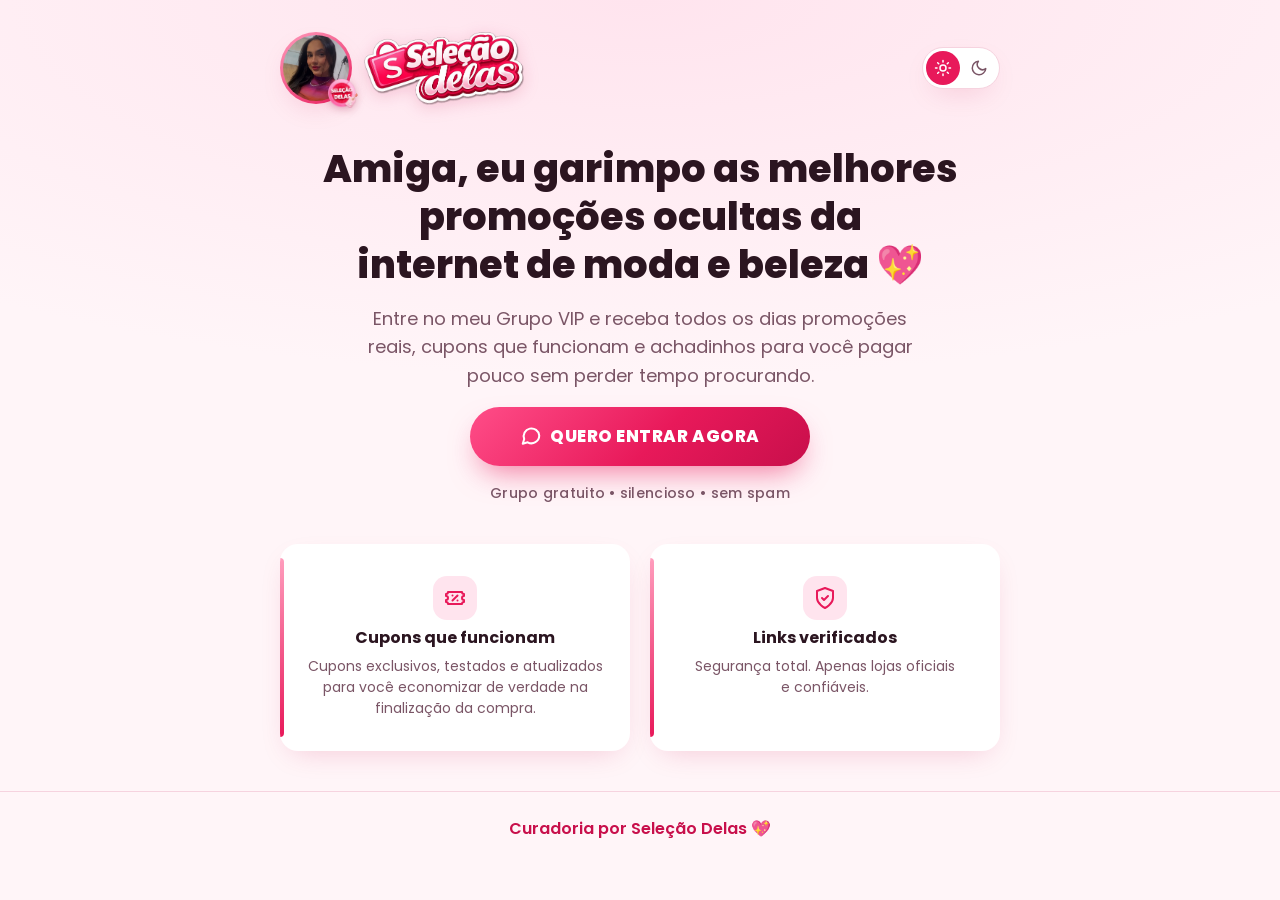
<file: index.html>
<!doctype html>
<html lang="pt-BR" data-pagina="principal" data-tema-padrao="claro">
  <head>
    <meta charset="UTF-8" />
    <meta name="viewport" content="width=device-width, initial-scale=1.0, viewport-fit=cover" />
    <title>Seleção Delas · Grupo VIP de promoções</title>

    <meta name="description" content="Entre no Grupo VIP Seleção Delas e receba todos os dias promoções reais, cupons que funcionam e achadinhos de moda e beleza." />
    <meta name="theme-color" content="#e8195a" />

    <!-- Prévia ao compartilhar o link. Após publicar, troque og:image por URL absoluta
         (ex.: https://seudominio.com.br/assets/img/og-image.jpg) -->
    <meta property="og:type" content="website" />
    <meta property="og:title" content="Seleção Delas · Grupo VIP de promoções 💖" />
    <meta property="og:description" content="Promoções reais, cupons que funcionam e achadinhos todos os dias. Grupo gratuito." />
    <meta property="og:image" content="assets/img/og-image.jpg" />
    <meta name="twitter:card" content="summary_large_image" />

    <link rel="icon" href="assets/img/favicon.png" type="image/png" />
    <link rel="apple-touch-icon" href="assets/img/favicon.png" />
    <link rel="preconnect" href="https://fonts.googleapis.com" />
    <link rel="preconnect" href="https://fonts.gstatic.com" crossorigin />
    <link href="https://fonts.googleapis.com/css2?family=Poppins:wght@400;500;600;700;800&display=swap" rel="stylesheet" />

    <!-- O "?v=" força o navegador a baixar a versão nova após alterações -->
    <link rel="stylesheet" href="src/css/main.css?v=11" />
    <script>
      /* Aplica o tema salvo antes de desenhar a página (evita "piscar") */
      (function (raiz) {
        raiz.classList.add('js-reveal');
        var tema = raiz.dataset.temaPadrao;
        try { tema = localStorage.getItem('sd-tema-' + raiz.dataset.pagina) || tema; } catch (e) {}
        raiz.dataset.tema = tema;
      })(document.documentElement);
    </script>
    <script src="src/js/main.js?v=11" defer></script>
  </head>

  <body>
    <!-- ============ CABEÇALHO ============ -->
    <header class="site-header">
      <div class="container site-header__bar">
        <!-- Foto de perfil + logo (pequenas, lado a lado) -->
        <div class="site-header__brand">
          <div class="avatar">
            <div class="photo-frame">
              <picture>
                <source srcset="assets/img/foto.webp" type="image/webp" />
                <img class="photo-frame__img" src="assets/img/foto.jpg" alt="Foto da curadora do grupo Seleção Delas" width="640" height="640" />
              </picture>
            </div>
            <img class="avatar__seal" src="assets/img/selo.png" alt="" width="512" height="495" />
          </div>
          <picture>
            <source srcset="assets/img/logo-selecao-delas.webp" type="image/webp" />
            <img class="site-header__logo" src="assets/img/logo-selecao-delas.png" alt="Seleção Delas" width="882" height="400" />
          </picture>
        </div>
        <!-- Botões de aparência (claro / escuro) -->
        <div class="theme-switch" role="group" aria-label="Aparência do site">
          <button type="button" class="theme-switch__btn" data-tema-opcao="claro" aria-label="Modo claro" aria-pressed="false">
            <svg width="18" height="18" viewBox="0 0 24 24" fill="none" stroke="currentColor" stroke-width="2" stroke-linecap="round" stroke-linejoin="round" aria-hidden="true"><circle cx="12" cy="12" r="4" /><path d="M12 2v2M12 20v2M4.9 4.9l1.4 1.4M17.7 17.7l1.4 1.4M2 12h2M20 12h2M4.9 19.1l1.4-1.4M17.7 6.3l1.4-1.4" /></svg>
          </button>
          <button type="button" class="theme-switch__btn" data-tema-opcao="escuro" aria-label="Modo escuro" aria-pressed="false">
            <svg width="18" height="18" viewBox="0 0 24 24" fill="none" stroke="currentColor" stroke-width="2" stroke-linecap="round" stroke-linejoin="round" aria-hidden="true"><path d="M21 12.8A9 9 0 1 1 11.2 3a7 7 0 0 0 9.8 9.8Z" /></svg>
          </button>
        </div>
      </div>
    </header>

    <main>
      <!-- ============ APRESENTAÇÃO ============ -->
      <section class="hero" aria-label="Grupo VIP Seleção Delas">
        <div class="container hero__stack">
          <div class="hero__content reveal">
            <h1 class="hero__title">Amiga, eu garimpo as melhores promoções ocultas da internet de moda e beleza 💖</h1>
            <p class="hero__subtitle">
              Entre no meu Grupo VIP e receba todos os dias promoções reais, cupons que funcionam e achadinhos para
              você pagar pouco sem perder tempo procurando.
            </p>

            <!-- Link do grupo: altere o href abaixo se o convite mudar -->
            <a class="btn" href="https://chat.whatsapp.com/GjM3WvQadL87nfe4Cb3Uww?mode=gi_t" target="_blank" rel="noopener noreferrer" data-cta="hero">
              <svg class="icon" width="22" height="22" viewBox="0 0 24 24" fill="none" stroke="currentColor" stroke-width="2.2" stroke-linecap="round" stroke-linejoin="round" aria-hidden="true">
                <path d="M21 11.5a8.5 8.5 0 0 1-12.6 7.4L3 20.5l1.6-5.2A8.5 8.5 0 1 1 21 11.5Z" />
              </svg>
              <span>QUERO ENTRAR AGORA</span>
            </a>

            <p class="hero__note">Grupo gratuito • silencioso • sem spam</p>
          </div>
        </div>
      </section>

      <!-- ============ BENEFÍCIOS ============ -->
      <section class="section" aria-label="O que você recebe">
        <div class="container">
          <ul class="features">
            <li class="feature reveal">
              <span class="feature__icon">
                <svg class="icon" width="24" height="24" viewBox="0 0 24 24" fill="none" stroke="currentColor" stroke-width="2" stroke-linecap="round" stroke-linejoin="round" aria-hidden="true">
                  <path d="M3 8a2 2 0 0 0 2-2h14a2 2 0 0 0 2 2v2a2 2 0 0 0 0 4v2a2 2 0 0 0-2 2H5a2 2 0 0 0-2-2v-2a2 2 0 0 0 0-4Z" />
                  <path d="m9.5 14.5 5-5" /><path d="M9.5 9.5h.01M14.5 14.5h.01" />
                </svg>
              </span>
              <h2 class="feature__title">Cupons que funcionam</h2>
              <p class="feature__text">Cupons exclusivos, testados e atualizados para você economizar de verdade na finalização da compra.</p>
            </li>

            <li class="feature reveal">
              <span class="feature__icon">
                <svg class="icon" width="24" height="24" viewBox="0 0 24 24" fill="none" stroke="currentColor" stroke-width="2" stroke-linecap="round" stroke-linejoin="round" aria-hidden="true">
                  <path d="M12 22s8-4 8-10V5l-8-3-8 3v7c0 6 8 10 8 10Z" /><path d="m9 12 2 2 4-4" />
                </svg>
              </span>
              <h2 class="feature__title">Links verificados</h2>
              <p class="feature__text">Segurança total. Apenas lojas oficiais e confiáveis.</p>
            </li>
          </ul>
        </div>
      </section>
    </main>

    <!-- ============ RODAPÉ ============ -->
    <footer class="site-footer">
      <div class="container">
        <p class="site-footer__credit">Curadoria por Seleção Delas 💖</p>
      </div>
    </footer>
  </body>
</html>
</file>
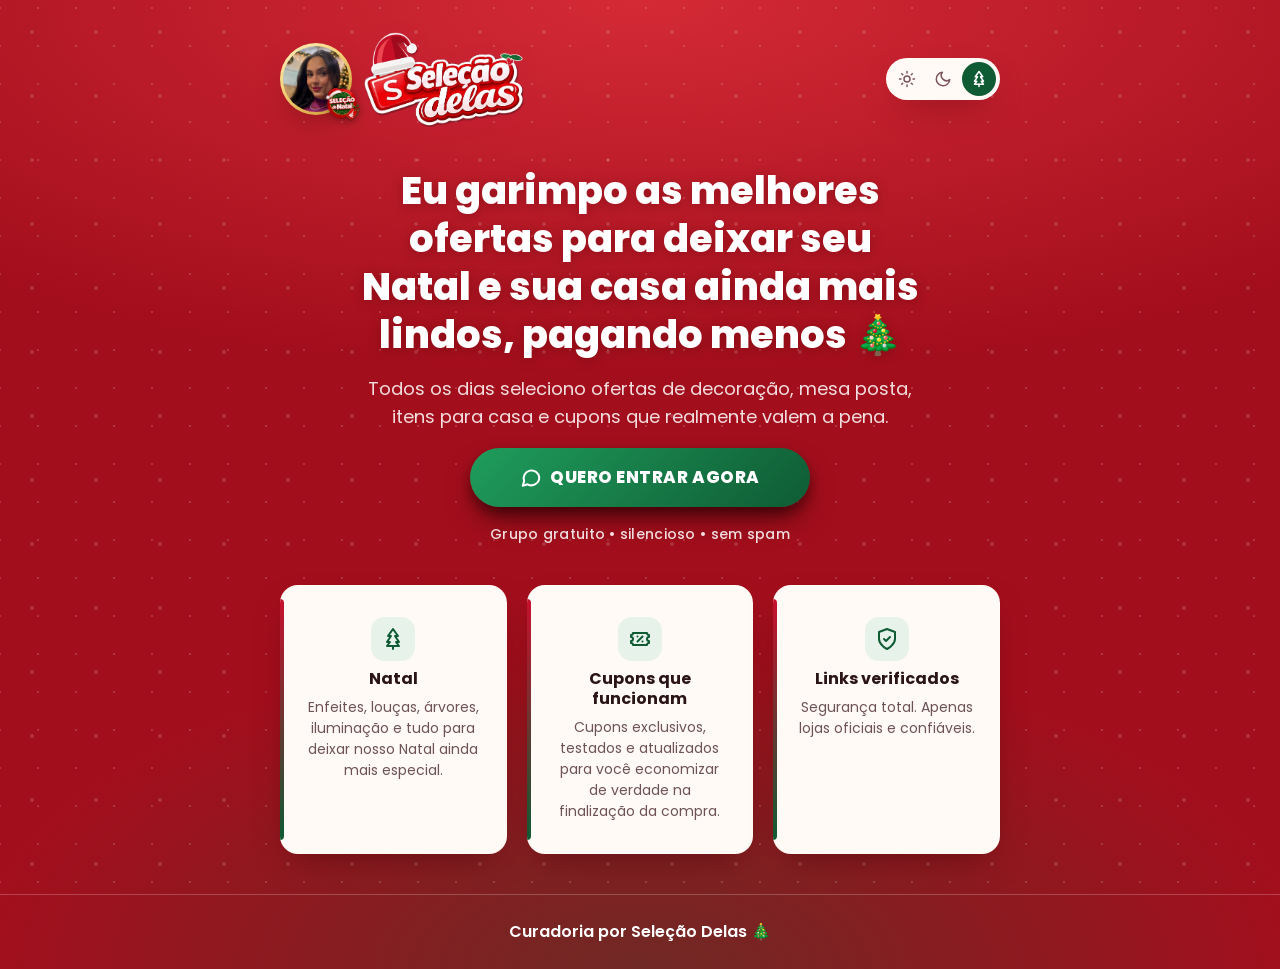
<file: natal/index.html>
<!doctype html>
<html lang="pt-BR" data-pagina="natal" data-tema-padrao="natal">
  <head>
    <meta charset="UTF-8" />
    <meta name="viewport" content="width=device-width, initial-scale=1.0, viewport-fit=cover" />
    <title>Seleção de Natal · Grupo VIP de ofertas</title>

    <meta name="description" content="Entre no Grupo VIP Seleção Delas: ofertas de decoração, mesa posta, itens para casa, Natal e cupons que realmente valem a pena." />
    <meta name="theme-color" content="#b3121f" />

    <!-- Prévia ao compartilhar o link. Após publicar, troque og:image por URL absoluta
         (ex.: https://seudominio.com.br/assets/img/natal/og-natal.jpg) -->
    <meta property="og:type" content="website" />
    <meta property="og:title" content="Seleção de Natal · Ofertas para seu Natal e sua casa 🎄" />
    <meta property="og:description" content="Ofertas para deixar seu Natal e sua casa ainda mais lindos, pagando menos. Grupo gratuito." />
    <meta property="og:image" content="../assets/img/natal/og-natal.jpg" />
    <meta name="twitter:card" content="summary_large_image" />

    <link rel="icon" href="../assets/img/natal/favicon-natal.png" type="image/png" />
    <link rel="apple-touch-icon" href="../assets/img/natal/favicon-natal.png" />
    <link rel="preconnect" href="https://fonts.googleapis.com" />
    <link rel="preconnect" href="https://fonts.gstatic.com" crossorigin />
    <link href="https://fonts.googleapis.com/css2?family=Poppins:wght@400;500;600;700;800&display=swap" rel="stylesheet" />

    <!-- O "?v=" força o navegador a baixar a versão nova após alterações -->
    <link rel="stylesheet" href="../src/css/main.css?v=11" />
    <link rel="stylesheet" href="../src/css/tema-natal.css?v=11" />
    <script>
      /* Aplica o tema salvo antes de desenhar a página (evita "piscar") */
      (function (raiz) {
        raiz.classList.add('js-reveal');
        var tema = raiz.dataset.temaPadrao;
        try { tema = localStorage.getItem('sd-tema-' + raiz.dataset.pagina) || tema; } catch (e) {}
        raiz.dataset.tema = tema;
      })(document.documentElement);
    </script>
    <script src="../src/js/main.js?v=11" defer></script>
  </head>

  <body class="tema-natal">
    <!-- ============ VERSÃO DE NATAL · CABEÇALHO ============ -->
    <header class="site-header">
      <div class="container site-header__bar">
        <!-- Foto de perfil + logo (pequenas, lado a lado) -->
        <div class="site-header__brand">
          <div class="avatar">
            <div class="photo-frame">
              <picture>
                <source srcset="../assets/img/natal/foto-natal.webp" type="image/webp" />
                <img class="photo-frame__img" src="../assets/img/natal/foto-natal.jpg" alt="Foto da curadora do grupo Seleção Delas" width="640" height="640" />
              </picture>
            </div>
            <img class="avatar__seal avatar__seal--natal" src="../assets/img/natal/selo-natal.png" alt="" width="320" height="313" />
          </div>
          <picture>
            <source srcset="../assets/img/natal/logo-selecao-delas-natal.webp" type="image/webp" />
            <img class="site-header__logo" src="../assets/img/natal/logo-selecao-delas-natal.png" alt="Seleção Delas — edição de Natal" width="882" height="521" />
          </picture>
        </div>
        <!-- Botões de aparência (claro / escuro / Natal) -->
        <div class="theme-switch" role="group" aria-label="Aparência do site">
          <button type="button" class="theme-switch__btn" data-tema-opcao="claro" aria-label="Modo claro" aria-pressed="false">
            <svg width="18" height="18" viewBox="0 0 24 24" fill="none" stroke="currentColor" stroke-width="2" stroke-linecap="round" stroke-linejoin="round" aria-hidden="true"><circle cx="12" cy="12" r="4" /><path d="M12 2v2M12 20v2M4.9 4.9l1.4 1.4M17.7 17.7l1.4 1.4M2 12h2M20 12h2M4.9 19.1l1.4-1.4M17.7 6.3l1.4-1.4" /></svg>
          </button>
          <button type="button" class="theme-switch__btn" data-tema-opcao="escuro" aria-label="Modo escuro" aria-pressed="false">
            <svg width="18" height="18" viewBox="0 0 24 24" fill="none" stroke="currentColor" stroke-width="2" stroke-linecap="round" stroke-linejoin="round" aria-hidden="true"><path d="M21 12.8A9 9 0 1 1 11.2 3a7 7 0 0 0 9.8 9.8Z" /></svg>
          </button>
          <button type="button" class="theme-switch__btn" data-tema-opcao="natal" aria-label="Modo Natal (fundo vermelho)" aria-pressed="false">
            <svg width="18" height="18" viewBox="0 0 24 24" fill="none" stroke="currentColor" stroke-width="2" stroke-linecap="round" stroke-linejoin="round" aria-hidden="true"><path d="m12 2 5 7h-3l4 6h-3l3 4H6l3-4H6l4-6H7Z" /><path d="M12 19v3" /></svg>
          </button>
        </div>
      </div>
    </header>

    <main>
      <!-- ============ APRESENTAÇÃO ============ -->
      <section class="hero" aria-label="Grupo VIP Seleção Delas">
        <div class="container hero__stack">
          <div class="hero__content reveal">
            <h1 class="hero__title">Eu garimpo as melhores ofertas para deixar seu Natal e sua casa ainda mais lindos, pagando menos 🎄</h1>
            <p class="hero__subtitle">
              Todos os dias seleciono ofertas de decoração, mesa posta, itens para casa e cupons que realmente valem a
              pena.
            </p>

            <!-- Link do grupo: altere o href abaixo se o convite mudar -->
            <a class="btn" href="https://chat.whatsapp.com/LfdLucjUSYMD0Dqh8UQxiZ?mode=gi_t" target="_blank" rel="noopener noreferrer" data-cta="hero">
              <svg class="icon" width="22" height="22" viewBox="0 0 24 24" fill="none" stroke="currentColor" stroke-width="2.2" stroke-linecap="round" stroke-linejoin="round" aria-hidden="true">
                <path d="M21 11.5a8.5 8.5 0 0 1-12.6 7.4L3 20.5l1.6-5.2A8.5 8.5 0 1 1 21 11.5Z" />
              </svg>
              <span>QUERO ENTRAR AGORA</span>
            </a>

            <p class="hero__note">Grupo gratuito • silencioso • sem spam</p>
          </div>
        </div>
      </section>

      <!-- ============ BENEFÍCIOS ============ -->
      <section class="section" aria-label="O que você recebe">
        <div class="container">
          <ul class="features">
            <li class="feature feature--destaque reveal">
              <span class="feature__icon">
                <svg class="icon" width="24" height="24" viewBox="0 0 24 24" fill="none" stroke="currentColor" stroke-width="2" stroke-linecap="round" stroke-linejoin="round" aria-hidden="true">
                  <path d="m12 2 5 7h-3l4 6h-3l3 4H6l3-4H6l4-6H7Z" /><path d="M12 19v3" />
                </svg>
              </span>
              <h2 class="feature__title">Natal</h2>
              <p class="feature__text">Enfeites, louças, árvores, iluminação e tudo para deixar nosso Natal ainda mais especial.</p>
            </li>
            <li class="feature reveal">
              <span class="feature__icon">
                <svg class="icon" width="24" height="24" viewBox="0 0 24 24" fill="none" stroke="currentColor" stroke-width="2" stroke-linecap="round" stroke-linejoin="round" aria-hidden="true">
                  <path d="M3 8a2 2 0 0 0 2-2h14a2 2 0 0 0 2 2v2a2 2 0 0 0 0 4v2a2 2 0 0 0-2 2H5a2 2 0 0 0-2-2v-2a2 2 0 0 0 0-4Z" />
                  <path d="m9.5 14.5 5-5" /><path d="M9.5 9.5h.01M14.5 14.5h.01" />
                </svg>
              </span>
              <h2 class="feature__title">Cupons que funcionam</h2>
              <p class="feature__text">Cupons exclusivos, testados e atualizados para você economizar de verdade na finalização da compra.</p>
            </li>

            <li class="feature reveal">
              <span class="feature__icon">
                <svg class="icon" width="24" height="24" viewBox="0 0 24 24" fill="none" stroke="currentColor" stroke-width="2" stroke-linecap="round" stroke-linejoin="round" aria-hidden="true">
                  <path d="M12 22s8-4 8-10V5l-8-3-8 3v7c0 6 8 10 8 10Z" /><path d="m9 12 2 2 4-4" />
                </svg>
              </span>
              <h2 class="feature__title">Links verificados</h2>
              <p class="feature__text">Segurança total. Apenas lojas oficiais e confiáveis.</p>
            </li>
          </ul>
        </div>
      </section>
    </main>

    <!-- ============ RODAPÉ ============ -->
    <footer class="site-footer">
      <div class="container">
        <p class="site-footer__credit">Curadoria por Seleção Delas 🎄</p>
      </div>
    </footer>
  </body>
</html>
</file>
<file: src/css/main.css>
/**
 * Estilos — abordagem MOBILE FIRST.
 * O layout base é para celular; `responsive.css` só adiciona
 * ajustes para telas maiores (tablet e PC).
 *
 * Ordem de prioridade via Cascade Layers:
 * tokens < base < components < responsive < utilities < temas
 */
@layer tokens, base, components, responsive, utilities, temas;

@import url('./tokens.css') layer(tokens);
@import url('./base.css') layer(base);
@import url('./components.css') layer(components);
@import url('./responsive.css') layer(responsive);
@import url('./utilities.css') layer(utilities);
@import url('./temas.css') layer(temas);
</file>
<file: src/css/tema-natal.css>
/**
 * Tema de Natal — carregado só em natal/index.html (<body class="tema-natal">).
 * Reaproveita todo o CSS do site e troca cores e detalhes.
 *
 * Três aparências, escolhidas pelos botões do topo (<html data-tema="...">):
 *   claro  → creme com vermelho, verde e dourado
 *   escuro → verde-pinheiro escuro
 *   natal  → fundo vermelho (padrão desta página)
 */

/* ===================== Base (claro) ===================== */
.tema-natal {
  --pink-50: #fff8f3;
  --pink-100: #fde8e4;
  --pink-200: #f7c6c0;
  --pink-300: #e0473f;
  --pink-500: #c8102e;
  --pink-600: #a00d24;
  --pink-700: #7a0a1c;
  --green-700: #0f5b34;
  --green-500: #1f9d5c;
  --gold-300: #f4d27a;
  --gold-500: #c9962e;

  --color-bg: #fff8f3;
  --color-surface: #ffffff;
  --color-text: #2a1416;
  --color-text-muted: #6e5355;
  --color-border: #efd9cf;
  --shadow-card: 0 10px 30px -12px rgb(122 10 28 / 0.25);
  --shadow-btn: 0 14px 28px -8px rgb(122 10 28 / 0.6), 0 4px 10px rgb(122 10 28 / 0.25);
  --btn-glow: rgb(200 16 46 / 0.3);
  --btn-glow-fim: rgb(200 16 46 / 0.12);
  --neve: rgb(201 150 46 / 0.22); /* cor dos pontinhos decorativos */

  position: relative;
  background:
    radial-gradient(110% 55% at 50% 0%, #fbe3dc, transparent 70%),
    radial-gradient(60% 40% at 100% 100%, rgb(15 91 52 / 0.08), transparent 70%),
    var(--color-bg);
}

/* Pontinhos estáticos de "neve" ao fundo (sem animação) */
.tema-natal::before {
  content: '';
  position: fixed;
  inset: 0;
  pointer-events: none;
  background-image:
    radial-gradient(circle, var(--neve) 1.5px, transparent 2px),
    radial-gradient(circle, var(--neve) 1px, transparent 1.5px);
  background-size: 64px 64px, 38px 38px;
  background-position: 0 0, 19px 27px;
}

.tema-natal > * {
  position: relative; /* conteúdo acima da neve */
}

/* Moldura da foto: dourado → vermelho → verde */
.tema-natal .photo-frame {
  background: linear-gradient(145deg, var(--gold-300), var(--pink-500) 45%, var(--green-700));
}

/* Selo redondo de Natal no canto da foto de perfil */
.tema-natal .avatar__seal--natal {
  width: 30px;
  right: -8px;
  bottom: -6px;
  filter: drop-shadow(0 2px 4px rgb(0 0 0 / 0.3));
}

.tema-natal .btn {
  background: linear-gradient(135deg, #e0473f, var(--pink-500) 55%, var(--pink-700));
}

/* Cards: barrinha vermelho → verde e ícone verde */
.tema-natal .feature::before {
  background: linear-gradient(var(--pink-500), var(--green-700));
}

.tema-natal .feature__icon {
  color: var(--green-700);
  background: #e6f2ea;
}

.tema-natal .site-footer__credit {
  color: var(--green-700);
}

.tema-natal .theme-switch__btn[aria-pressed='true'] {
  background: var(--green-700);
}

/* ===================== Escuro ===================== */
[data-tema='escuro'] body.tema-natal {
  --pink-300: #ff6b6b;
  --pink-500: #e5383b;
  --pink-700: #9b111e;
  --green-700: #3fbf7a;

  --color-bg: #0c1611;
  --color-surface: #132219;
  --color-text: #f6efe6;
  --color-text-muted: #b7c4b9;
  --color-border: #22382b;
  --shadow-card: 0 10px 30px -12px rgb(0 0 0 / 0.6);
  --neve: rgb(255 255 255 / 0.1);
  --shadow-btn: 0 14px 28px -8px rgb(0 0 0 / 0.7), 0 4px 10px rgb(0 0 0 / 0.4);
  --btn-glow: rgb(229 56 59 / 0.35);
  --btn-glow-fim: rgb(229 56 59 / 0.12);

  color-scheme: dark;
  background:
    radial-gradient(110% 55% at 50% 0%, #1d3326, transparent 70%),
    radial-gradient(60% 40% at 100% 100%, rgb(229 56 59 / 0.12), transparent 70%),
    var(--color-bg);
}

[data-tema='escuro'] .tema-natal .feature__icon {
  background: rgb(63 191 122 / 0.14);
}

[data-tema='escuro'] .tema-natal .theme-switch__btn[aria-pressed='true'] {
  color: #0c1611;
}

/* ===================== Natal (fundo vermelho) ===================== */
[data-tema='natal'] body.tema-natal {
  --color-bg: #a30e1c;
  --color-surface: #fffaf5;
  --color-text: #ffffff;
  --color-text-muted: rgb(255 255 255 / 0.86);
  --color-border: rgb(255 255 255 / 0.22);
  --shadow-card: 0 14px 34px -14px rgb(60 0 8 / 0.55);
  /* Sombra escura e bem marcada para o botão verde aparecer sobre o vermelho */
  --shadow-btn: 0 16px 30px -8px rgb(40 0 6 / 0.75), 0 6px 12px rgb(40 0 6 / 0.45);
  --btn-glow: rgb(15 91 52 / 0.55);
  --btn-glow-fim: rgb(15 91 52 / 0.25);
  --neve: rgb(255 255 255 / 0.16);

  background:
    radial-gradient(110% 55% at 50% 0%, #d42a36, transparent 70%),
    radial-gradient(70% 45% at 50% 100%, rgb(15 91 52 / 0.35), transparent 75%),
    var(--color-bg);
}

[data-tema='natal'] .tema-natal .hero__title {
  text-shadow: 0 2px 12px rgb(80 0 10 / 0.35);
}

/* Moldura dourada sobre o vermelho */
[data-tema='natal'] .tema-natal .photo-frame {
  background: linear-gradient(145deg, #fff3c4, var(--gold-300) 40%, var(--gold-500));
}

/* Botão verde para contrastar com o fundo vermelho */
[data-tema='natal'] .tema-natal .btn {
  background: linear-gradient(135deg, var(--green-500), var(--green-700));
}

/* Cards claros com texto escuro */
[data-tema='natal'] .tema-natal .feature {
  --color-text-muted: #6e5355;
  color: #2a1416;
}

[data-tema='natal'] .tema-natal .site-footer__credit {
  color: #fff;
}

/* Botões de aparência sobre fundo vermelho */
[data-tema='natal'] .tema-natal .theme-switch {
  --color-text-muted: #7a5558;
  border-color: transparent;
}

@media (min-width: 768px) {
  .tema-natal .avatar__seal--natal {
    width: 34px;
  }
}
</file>
